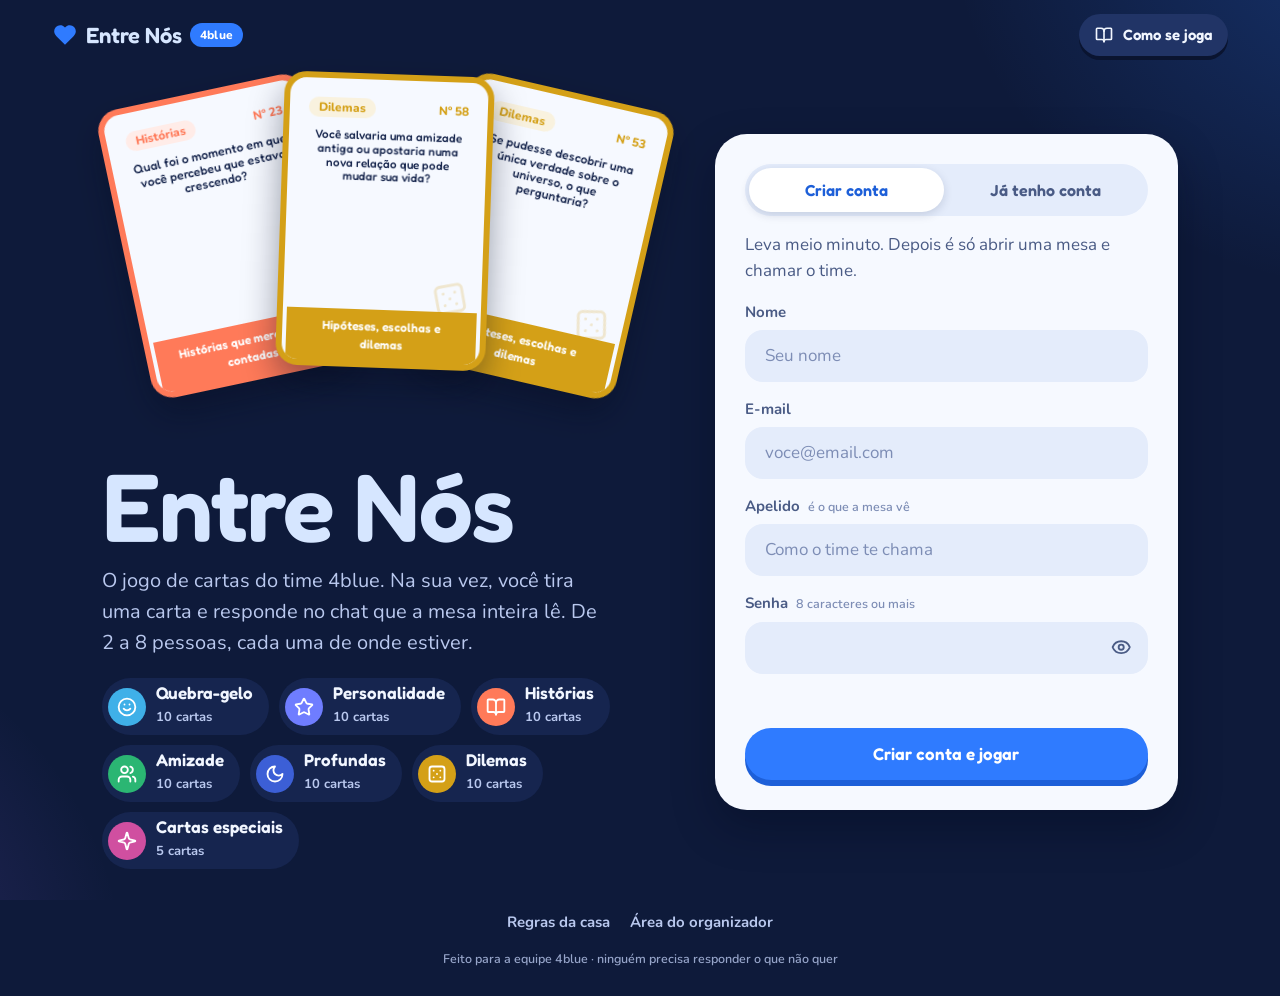
<file: index.html>
<!doctype html>
<html lang="pt-BR" class="sem-js">
<head>
<meta charset="utf-8">
<meta name="viewport" content="width=device-width, initial-scale=1, viewport-fit=cover">
<title>Entre Nós · 4blue</title>
<meta name="description" content="O jogo de cartas da equipe 4blue: perguntas para se conhecer melhor, online, de 2 a 8 pessoas.">
<meta name="theme-color" content="#0e1a3a">
<link rel="icon" href="data:image/svg+xml,%3Csvg xmlns='http://www.w3.org/2000/svg' viewBox='0 0 24 24'%3E%3Cpath fill='%232f7bff' d='M19 14c1.49-1.46 3-3.21 3-5.5A5.5 5.5 0 0 0 16.5 3c-1.76 0-3 .5-4.5 2-1.5-1.5-2.74-2-4.5-2A5.5 5.5 0 0 0 2 8.5c0 2.3 1.5 4.05 3 5.5l7 7Z'/%3E%3C/svg%3E">
<link rel="preconnect" href="https://fonts.googleapis.com">
<link rel="preconnect" href="https://fonts.gstatic.com" crossorigin>
<link href="https://fonts.googleapis.com/css2?family=Fredoka:wght@500;600&family=Nunito:wght@400;600;700;800&display=swap" rel="stylesheet">
<link rel="stylesheet" href="css/app.css">
</head>
<body class="pg-entrada">
<header class="topo">
  <a class="logo" href="./"><i data-ico="coracao"></i>Entre Nós <span class="selo-4blue">4blue</span></a>
  <button class="btn btn-fantasma btn-peq" type="button" data-regras><i data-ico="livro"></i>Como se joga</button>
</header>

<main class="entrada-grade">
  <section class="boas-vindas" aria-labelledby="titulo">
    <button class="capa" type="button" id="capa" aria-label="Tirar outras cartas de amostra"></button>
    <h1 id="titulo">Entre Nós</h1>
    <p class="apoio">O jogo de cartas do time 4blue. Na sua vez, você tira uma carta e responde no chat que a mesa inteira lê. De 2 a 8 pessoas, cada uma de onde estiver.</p>
    <ul class="chips-baralho" id="chips-baralho" aria-label="Os sete maços do baralho"></ul>
  </section>

  <section class="painel conta" aria-label="Sua conta">
    <div class="abas" role="tablist" aria-label="Entrar ou criar conta">
      <button type="button" role="tab" id="aba-cadastro" aria-controls="f-cadastro" aria-selected="true">Criar conta</button>
      <button type="button" role="tab" id="aba-login" aria-controls="f-login" aria-selected="false" tabindex="-1">Já tenho conta</button>
    </div>

    <form id="f-cadastro" role="tabpanel" aria-labelledby="aba-cadastro" novalidate>
      <p class="sub">Leva meio minuto. Depois é só abrir uma mesa e chamar o time.</p>
      <label class="campo"><span>Nome</span>
        <input name="nome" autocomplete="name" maxlength="60" required placeholder="Seu nome">
      </label>
      <label class="campo"><span>E-mail</span>
        <input name="email" type="email" autocomplete="email" inputmode="email" maxlength="120" required placeholder="voce@email.com">
      </label>
      <label class="campo"><span>Apelido <small>é o que a mesa vê</small></span>
        <input name="apelido" autocomplete="nickname" maxlength="20" required placeholder="Como o time te chama">
      </label>
      <label class="campo senha"><span>Senha <small>8 caracteres ou mais</small></span>
        <input name="senha" type="password" autocomplete="new-password" minlength="8" maxlength="100" required>
        <button type="button" class="ver-senha" aria-label="Mostrar senha" aria-pressed="false"><i data-ico="olho"></i></button>
      </label>
      <p class="aviso-erro" id="erro-cadastro" role="alert"></p>
      <button class="btn" type="submit">Criar conta e jogar</button>
    </form>

    <form id="f-login" role="tabpanel" aria-labelledby="aba-login" novalidate hidden>
      <p class="sub">Que bom que você voltou. Sua mesa está te esperando.</p>
      <label class="campo"><span>E-mail</span>
        <input name="email" type="email" autocomplete="email" inputmode="email" maxlength="120" required>
      </label>
      <label class="campo senha"><span>Senha</span>
        <input name="senha" type="password" autocomplete="current-password" maxlength="100" required>
        <button type="button" class="ver-senha" aria-label="Mostrar senha" aria-pressed="false"><i data-ico="olho"></i></button>
      </label>
      <p class="aviso-erro" id="erro-login" role="alert"></p>
      <button class="btn" type="submit">Entrar</button>
    </form>
  </section>
</main>

<footer class="rodape-mini">
  <button type="button" data-regras>Regras da casa</button>
  <a href="admin.html">Área do organizador</a>
  <small>Feito para a equipe 4blue · ninguém precisa responder o que não quer</small>
</footer>

<script src="js/config.js"></script>
<script src="js/cartas.js"></script>
<script src="js/logica.js"></script>
<script src="js/servico.js"></script>
<script src="js/api.js"></script>
<script src="js/comum.js"></script>
<script src="js/tema.js"></script>
<script src="js/entrada.js"></script>
</body>
</html>
</file>
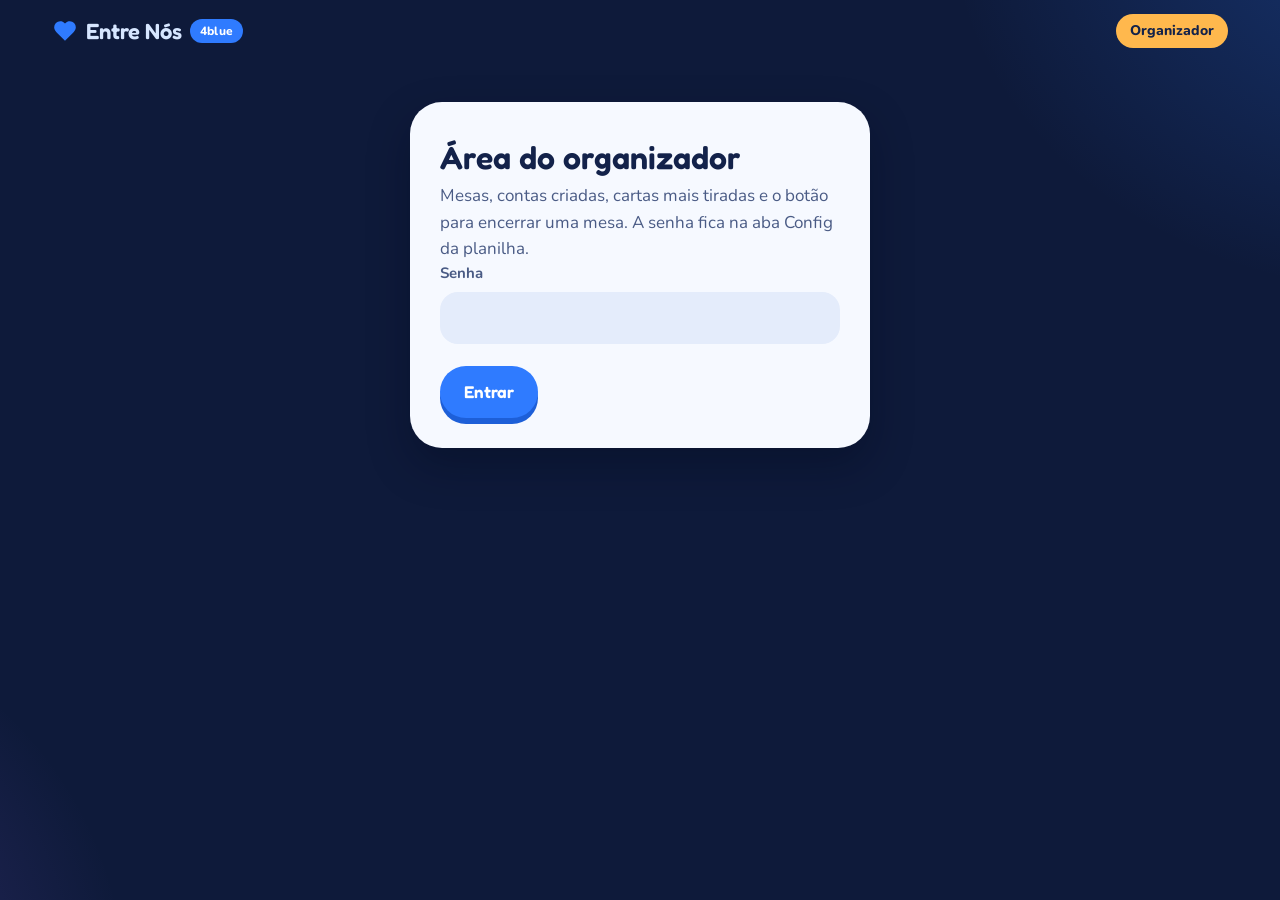
<file: admin.html>
<!doctype html>
<html lang="pt-BR" class="sem-js">
<head>
<meta charset="utf-8">
<meta name="viewport" content="width=device-width, initial-scale=1">
<title>Organizador · Entre Nós 4blue</title>
<meta name="robots" content="noindex">
<meta name="theme-color" content="#0e1a3a">
<link rel="icon" href="data:image/svg+xml,%3Csvg xmlns='http://www.w3.org/2000/svg' viewBox='0 0 24 24'%3E%3Cpath fill='%232f7bff' d='M19 14c1.49-1.46 3-3.21 3-5.5A5.5 5.5 0 0 0 16.5 3c-1.76 0-3 .5-4.5 2-1.5-1.5-2.74-2-4.5-2A5.5 5.5 0 0 0 2 8.5c0 2.3 1.5 4.05 3 5.5l7 7Z'/%3E%3C/svg%3E">
<link rel="preconnect" href="https://fonts.googleapis.com">
<link rel="preconnect" href="https://fonts.gstatic.com" crossorigin>
<link href="https://fonts.googleapis.com/css2?family=Fredoka:wght@500;600&family=Nunito:wght@400;600;700;800&display=swap" rel="stylesheet">
<link rel="stylesheet" href="css/app.css">
</head>
<body class="pg-admin">
<header class="topo">
  <a class="logo" href="./"><i data-ico="coracao"></i>Entre Nós <span class="selo-4blue">4blue</span></a>
  <span class="selo-admin">Organizador</span>
</header>
<main class="admin">
  <form class="painel login-admin" id="f-login">
    <h1>Área do organizador</h1>
    <p>Mesas, contas criadas, cartas mais tiradas e o botão para encerrar uma mesa. A senha fica na aba Config da planilha.</p>
    <label class="campo"><span>Senha</span><input type="password" name="senha" autocomplete="current-password" required></label>
    <p class="aviso-erro" id="erro-login" role="alert"></p>
    <div><button class="btn" type="submit">Entrar</button></div>
  </form>

  <div id="painel" hidden>
    <div class="admin-cab">
      <h1>Painel do jogo</h1>
      <div><button class="btn btn-fantasma btn-peq" type="button" id="b-atualizar">Atualizar</button> <button class="btn btn-fantasma btn-peq" type="button" id="b-sair">Sair</button></div>
    </div>
    <div class="numeros" id="numeros"></div>
    <h2>Mesas</h2>
    <div class="tabela-wrap"><table>
      <thead><tr><th>Mesa</th><th>Situação</th><th>Lugares</th><th>Tom</th><th>Quem está</th><th>Cartas</th><th>Mensagens</th><th>Último movimento</th><th></th></tr></thead>
      <tbody id="salas"></tbody>
    </table></div>
    <h2>Contas</h2>
    <div class="tabela-wrap"><table>
      <thead><tr><th>Apelido</th><th>Nome</th><th>E-mail</th><th>Criada</th><th>Último acesso</th></tr></thead>
      <tbody id="contas"></tbody>
    </table></div>
    <h2>Cartas mais tiradas</h2>
    <ul class="ranking" id="ranking"></ul>
  </div>
</main>
<script src="js/config.js"></script>
<script src="js/cartas.js"></script>
<script src="js/logica.js"></script>
<script src="js/servico.js"></script>
<script src="js/api.js"></script>
<script src="js/comum.js"></script>
<script src="js/tema.js"></script>
<script src="js/admin.js"></script>
</body>
</html>
</file>
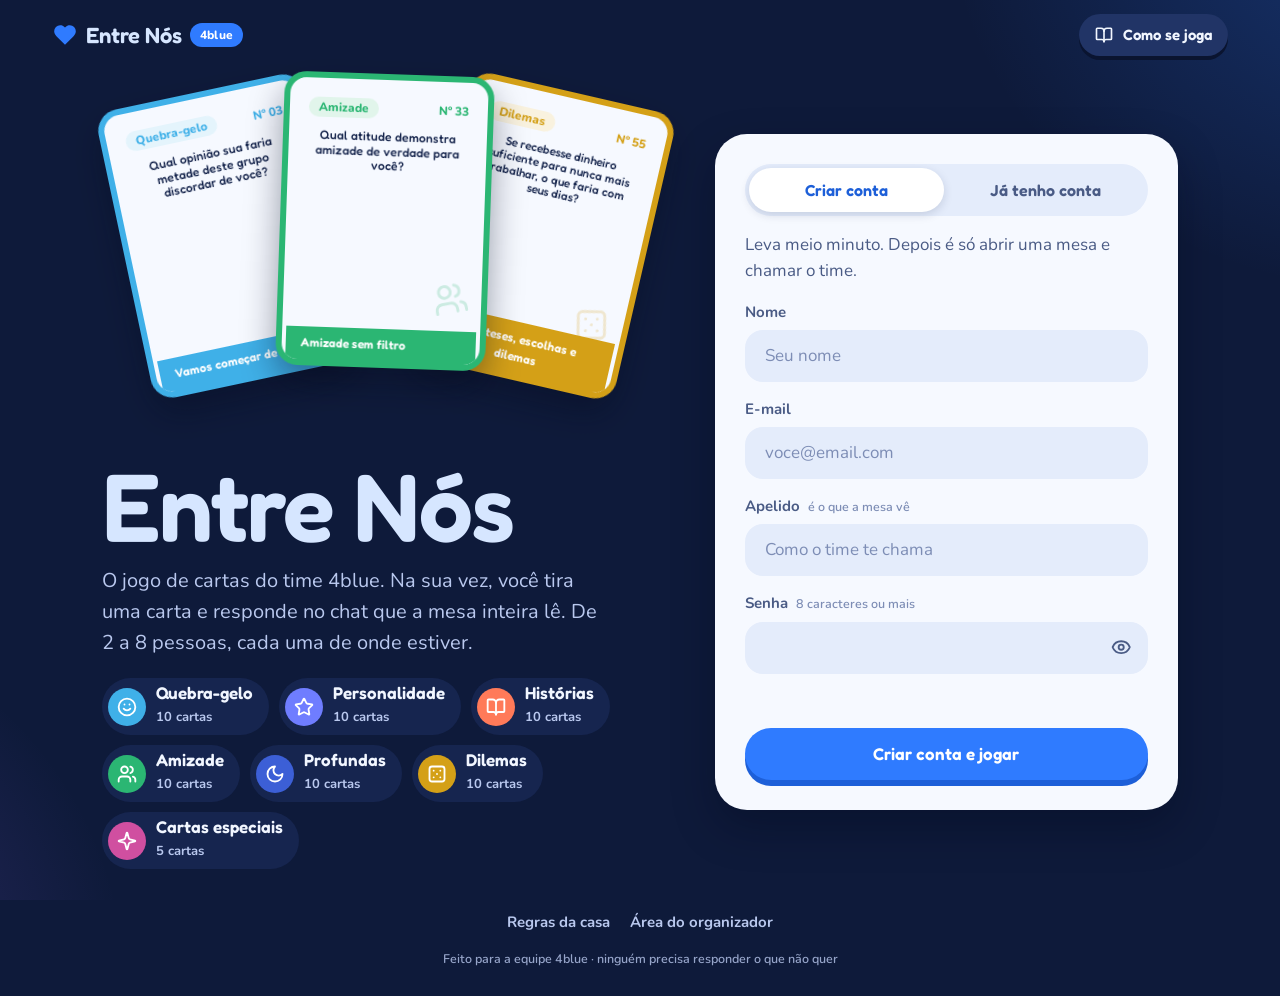
<file: jogo.html>
<!doctype html>
<html lang="pt-BR" class="sem-js">
<head>
<meta charset="utf-8">
<meta name="viewport" content="width=device-width, initial-scale=1, viewport-fit=cover, interactive-widget=resizes-content">
<title>Mesa · Entre Nós 4blue</title>
<meta name="robots" content="noindex">
<meta name="theme-color" content="#0e1a3a">
<link rel="icon" href="data:image/svg+xml,%3Csvg xmlns='http://www.w3.org/2000/svg' viewBox='0 0 24 24'%3E%3Cpath fill='%232f7bff' d='M19 14c1.49-1.46 3-3.21 3-5.5A5.5 5.5 0 0 0 16.5 3c-1.76 0-3 .5-4.5 2-1.5-1.5-2.74-2-4.5-2A5.5 5.5 0 0 0 2 8.5c0 2.3 1.5 4.05 3 5.5l7 7Z'/%3E%3C/svg%3E">
<link rel="preconnect" href="https://fonts.googleapis.com">
<link rel="preconnect" href="https://fonts.gstatic.com" crossorigin>
<link href="https://fonts.googleapis.com/css2?family=Fredoka:wght@500;600&family=Nunito:wght@400;600;700;800&display=swap" rel="stylesheet">
<link rel="stylesheet" href="css/app.css">
</head>
<body>
<div class="pagina-mesa">
  <header class="barra">
    <a class="marca" href="salao.html" aria-label="Voltar ao salão"><i data-ico="voltar"></i><span>Entre Nós</span></a>
    <span id="info-sala" class="codigo-sala" hidden></span>
    <div class="acoes" id="acoes-barra" hidden>
      <button class="btn btn-fantasma btn-peq" type="button" id="b-musica" aria-pressed="true" aria-label="Música"></button>
      <button class="btn btn-fantasma btn-peq" type="button" data-regras aria-label="Como se joga">%%livro%%<span>Regras</span></button>
      <button class="btn btn-fantasma btn-peq" type="button" id="b-convidar" aria-label="Convidar">%%chamar%%<span>Convidar</span></button>
      <button class="btn btn-fantasma btn-peq" type="button" id="b-sair" aria-label="Sair da mesa">%%sair%%<span>Sair</span></button>
    </div>
  </header>
  <div class="demo-aviso" id="demo-aviso" hidden>Modo demonstração: a mesa existe só neste navegador. Cada aba é uma pessoa.</div>

  <main class="mesa" id="mesa">
    <section class="palco" id="palco" aria-live="polite">
      <p class="status">Abrindo a mesa...</p>
    </section>
    <aside class="chat" id="chat" aria-labelledby="t-chat" hidden>
      <div class="cab-chat"><span id="t-chat">Conversa da mesa</span><small id="chat-quem"></small></div>
      <div class="mensagens" id="mensagens" role="log" aria-live="polite" aria-label="Mensagens da mesa"></div>
      <div class="reacoes" id="reacoes" role="group" aria-label="Reações rápidas">
        <button type="button" data-rea="coracao" aria-label="Mandar amor">%%coracao%%</button>
        <button type="button" data-rea="estrela" aria-label="Achei incrível">%%estrela%%</button>
        <button type="button" data-rea="risada" aria-label="Rir">%%risada%%</button>
        <button type="button" data-rea="uau" aria-label="Fiquei de boca aberta">%%uau%%</button>
      </div>
      <form class="compor" id="compor">
        <label class="oculto" for="texto">Mensagem</label>
        <textarea id="texto" rows="1" maxlength="300" placeholder="Escreva para a mesa"></textarea>
        <button class="btn" type="submit" aria-label="Enviar mensagem">%%enviar%%</button>
      </form>
      <p class="contador" id="contador" aria-hidden="true"></p>
    </aside>
  </main>
</div>

<script src="js/config.js"></script>
<script src="js/cartas.js"></script>
<script src="js/logica.js"></script>
<script src="js/servico.js"></script>
<script src="js/api.js"></script>
<script src="js/comum.js"></script>
<script src="js/tema.js"></script>
<script src="js/musicas.js"></script>
<script src="js/musica.js"></script>
<script src="js/jogo.js"></script>
</body>
</html>
</file>
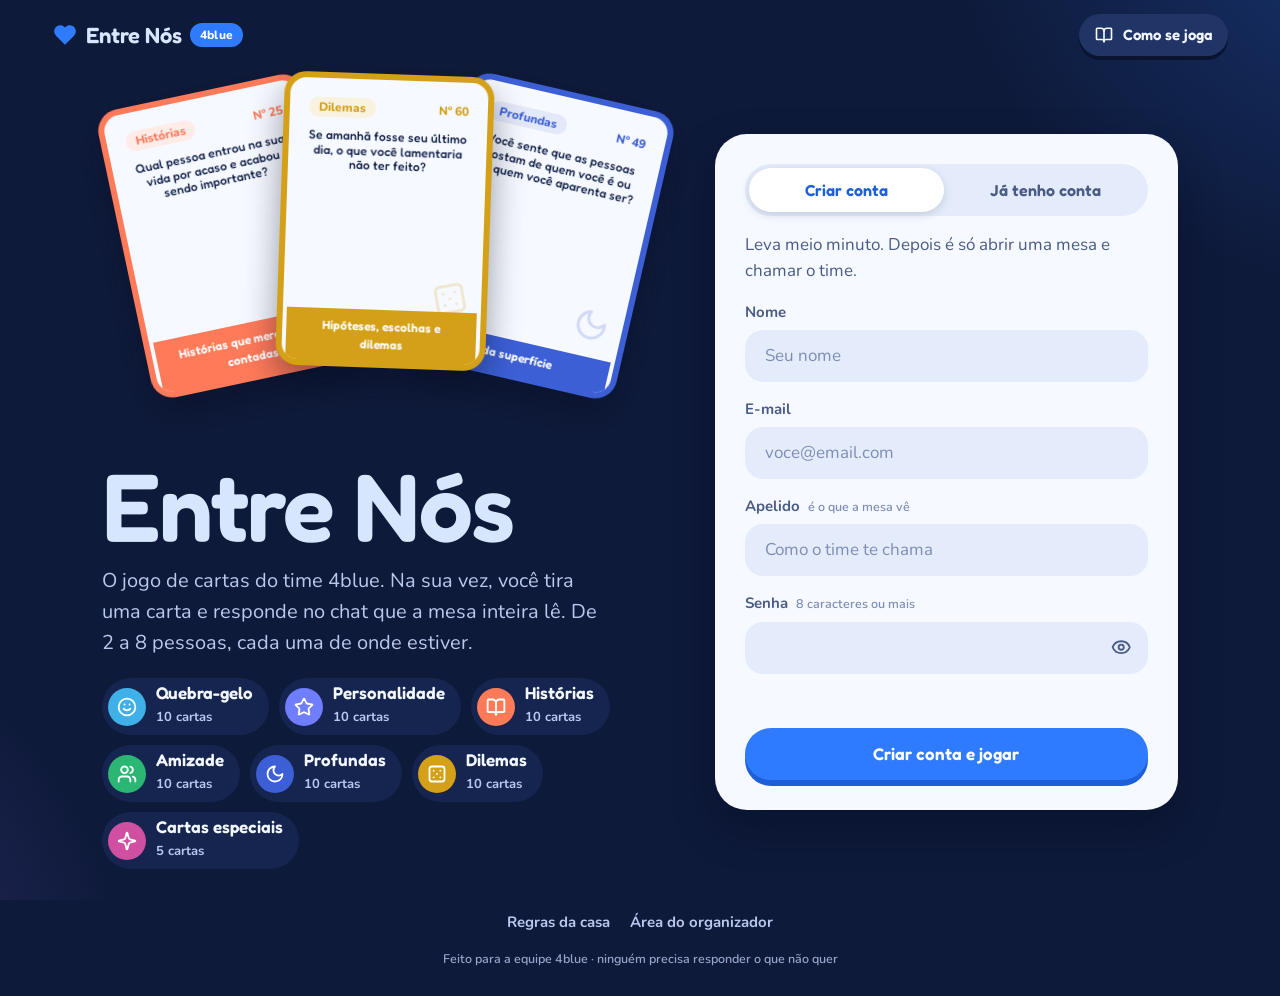
<file: salao.html>
<!doctype html>
<html lang="pt-BR" class="sem-js">
<head>
<meta charset="utf-8">
<meta name="viewport" content="width=device-width, initial-scale=1, viewport-fit=cover">
<title>Salão · Entre Nós 4blue</title>
<meta name="robots" content="noindex">
<meta name="theme-color" content="#0e1a3a">
<link rel="icon" href="data:image/svg+xml,%3Csvg xmlns='http://www.w3.org/2000/svg' viewBox='0 0 24 24'%3E%3Cpath fill='%232f7bff' d='M19 14c1.49-1.46 3-3.21 3-5.5A5.5 5.5 0 0 0 16.5 3c-1.76 0-3 .5-4.5 2-1.5-1.5-2.74-2-4.5-2A5.5 5.5 0 0 0 2 8.5c0 2.3 1.5 4.05 3 5.5l7 7Z'/%3E%3C/svg%3E">
<link rel="preconnect" href="https://fonts.googleapis.com">
<link rel="preconnect" href="https://fonts.gstatic.com" crossorigin>
<link href="https://fonts.googleapis.com/css2?family=Fredoka:wght@500;600&family=Nunito:wght@400;600;700;800&display=swap" rel="stylesheet">
<link rel="stylesheet" href="css/app.css">
</head>
<body class="pg-salao">
<header class="topo">
  <a class="logo" href="salao.html"><i data-ico="coracao"></i>Entre Nós <span class="selo-4blue">4blue</span></a>
  <div class="topo-acoes">
    <button class="btn btn-fantasma btn-peq" type="button" data-regras aria-label="Como se joga"><i data-ico="livro"></i><span class="some-celular">Regras</span></button>
    <button class="eu-chip" type="button" id="b-eu" aria-label="Sua conta"></button>
  </div>
</header>
<div class="demo-aviso" id="demo-aviso" hidden>Modo demonstração: contas e mesas existem só neste navegador. Cada aba é uma pessoa.</div>

<main class="salao">
  <section class="convites" id="convites" aria-live="polite" hidden></section>

  <section class="painel nova-mesa" aria-labelledby="t-nova">
    <h1 id="t-nova">Abrir uma mesa</h1>
    <p class="sub">Escolha o tom e chame o time. Só entra quem receber o convite.</p>
    <form id="f-mesa" novalidate>
      <fieldset class="baralhos" hidden>
        <legend>Qual baralho?</legend>
        <div class="baralhos-grade" id="baralhos"></div>
      </fieldset>
      <fieldset class="escolha" id="tons"><legend>Tom</legend></fieldset>
      <fieldset class="escolha">
        <legend>Lugares</legend>
        <label><input type="radio" name="cap" value="2"><span>2</span></label>
        <label><input type="radio" name="cap" value="4" checked><span>4</span></label>
        <label><input type="radio" name="cap" value="6"><span>6</span></label>
        <label><input type="radio" name="cap" value="8"><span>8</span></label>
      </fieldset>
      <div class="chamar-ja" id="chamar-ja" hidden></div>
      <p class="aviso-erro" id="erro-mesa" role="alert"></p>
      <button class="btn btn-grande" type="submit" id="b-abrir">%%jogar%%<span>Abrir a mesa</span></button>
    </form>
  </section>

  <aside class="lado">
    <section class="bloco" id="minhas" hidden aria-labelledby="t-minhas">
      <h2 id="t-minhas">Suas mesas abertas</h2>
      <ul class="lista-mesas" id="lista-minhas"></ul>
    </section>
    <section class="bloco" aria-labelledby="t-online">
      <h2 id="t-online">Online agora <small id="n-online"></small></h2>
      <p class="dica">Toque em quem você quer chamar. O convite vai junto quando a mesa abrir.</p>
      <ul class="gente" id="online"><li class="vazio">Procurando quem está por aqui...</li></ul>
    </section>
  </aside>
</main>

<script src="js/config.js"></script>
<script src="js/cartas.js"></script>
<script src="js/logica.js"></script>
<script src="js/servico.js"></script>
<script src="js/api.js"></script>
<script src="js/comum.js"></script>
<script src="js/tema.js"></script>
<script src="js/salao.js"></script>
</body>
</html>
</file>
<file: css/app.css>
/* Entre Nós 4blue — visual fofo em azul, arredondado e pensado primeiro para o celular (todas as telas) */
:root {
  --bg: #0e1a3a;
  --bg-2: #16254f;
  --bg-3: #213466;
  --ink: #f1f6ff;
  --muted: #b9c8ee;
  --rosa: #2f7bff;
  --rosa-2: #5c97ff;
  --rosa-claro: #d6e6ff;
  --cereja: #1d5fd8;
  --lilas: #8a6bff;
  --menta: #14a88e;
  --mel: #ffb84d;
  --creme: #f6f9ff;
  --creme-2: #e4ecfb;
  --tinta: #13224a;
  --tinta-2: #4a5b85;
  --erro: #ffc4b5;

  --display: 'Fredoka', 'Nunito', system-ui, sans-serif;
  --text: 'Nunito', system-ui, sans-serif;
  --r-xl: 32px;
  --r-lg: 24px;
  --r: 18px;
  --r-sm: 12px;
  --mola: cubic-bezier(.34, 1.56, .64, 1);
  --ease: cubic-bezier(.2, .7, .2, 1);
  --m: 16px;
  color-scheme: dark;
}
@media (min-width: 720px) { :root { --m: 32px; } }

*, *::before, *::after { box-sizing: border-box; }
[hidden] { display: none !important; }
html { -webkit-text-size-adjust: 100%; -webkit-tap-highlight-color: transparent; }
body {
  margin: 0; min-height: 100dvh; color: var(--ink); font-family: var(--text); font-size: 1.0625rem; line-height: 1.55;
  background-color: var(--bg);
  background-image:
    radial-gradient(60vmax 50vmax at 110% -10%, rgba(47, 123, 255, .28), transparent 60%),
    radial-gradient(50vmax 50vmax at -20% 110%, rgba(155, 107, 255, .25), transparent 60%);
  background-attachment: fixed;
  -webkit-font-smoothing: antialiased;
}
img, svg { display: block; max-width: 100%; }
a { color: inherit; }
button, input, textarea { font: inherit; color: inherit; }
button { cursor: pointer; }
:focus-visible { outline: 3px solid var(--mel); outline-offset: 3px; border-radius: 8px; }
::selection { background: var(--rosa); color: #fff; }
.oculto { position: absolute !important; width: 1px; height: 1px; overflow: hidden; clip: rect(0 0 0 0); white-space: nowrap; }
.ico { width: 1.2em; height: 1.2em; fill: none; stroke: currentColor; stroke-width: 2.2; stroke-linecap: round; stroke-linejoin: round; flex: none; }

/* ---------- céu de símbolos ---------- */
.ceu { position: fixed; inset: 0; pointer-events: none; z-index: 0; overflow: hidden; }
.ceu span { position: absolute; bottom: -60px; width: var(--t, 22px); height: var(--t, 22px); color: var(--c, var(--rosa)); opacity: .22; animation: sobe var(--dur, 18s) linear infinite; animation-delay: var(--atraso, 0s); }
.ceu svg { width: 100%; height: 100%; fill: currentColor; }
@keyframes sobe {
  0% { transform: translate(0, 0) rotate(0); }
  50% { transform: translate(var(--x, 30px), -55vh) rotate(18deg); }
  100% { transform: translate(0, -115vh) rotate(-12deg); }
}
main, header, footer, .pagina-mesa { position: relative; z-index: 1; }

/* ---------- botões ---------- */
.btn {
  display: inline-flex; align-items: center; justify-content: center; gap: 10px;
  min-height: 52px; padding: 0 24px; border: 0; border-radius: 999px;
  background: var(--rosa); color: #fff; font-family: var(--display); font-weight: 600; font-size: 1.0625rem; text-decoration: none;
  box-shadow: 0 6px 0 var(--cereja);
  transition: transform .2s var(--mola), box-shadow .2s var(--ease), background .2s;
}
.btn:hover { background: var(--rosa-2); transform: translateY(-2px); box-shadow: 0 8px 0 var(--cereja); }
.btn:active { transform: translateY(4px); box-shadow: 0 2px 0 var(--cereja); }
.btn[disabled] { opacity: .5; cursor: not-allowed; transform: none; }
.btn-ocre { background: var(--mel); color: var(--tinta); box-shadow: 0 6px 0 #d18a1c; }
.btn-ocre:hover { background: #ffc66d; box-shadow: 0 8px 0 #d18a1c; }
.btn-ocre:active { box-shadow: 0 2px 0 #d18a1c; }
.btn-fantasma { background: var(--bg-3); color: var(--ink); box-shadow: 0 5px 0 #0a1430; }
.btn-fantasma:hover { background: #2b4280; box-shadow: 0 7px 0 #0a1430; }
.btn-fantasma:active { box-shadow: 0 1px 0 #0a1430; }
.btn-claro { background: var(--creme); color: var(--tinta); box-shadow: 0 6px 0 #b9c9ea; }
.btn-claro:hover { background: #fff; box-shadow: 0 8px 0 #b9c9ea; }
.btn-peq { min-height: 42px; padding: 0 16px; font-size: .9375rem; box-shadow: 0 4px 0 #0a1430; }
.btn-peq.btn:not(.btn-fantasma) { box-shadow: 0 4px 0 var(--cereja); }

/* ---------- campos ---------- */
.campo { display: grid; gap: 6px; }
.campo > span, .escolha legend { font-weight: 700; font-size: .9375rem; color: var(--tinta-2); }
.campo input {
  min-height: 52px; padding: 0 18px; border: 2px solid transparent; border-radius: var(--r);
  background: var(--creme-2); color: var(--tinta); font-size: 1.0625rem; transition: border-color .2s, background .2s;
}
.campo input:focus { outline: none; border-color: var(--rosa); background: #fff; }
.campo input::placeholder { color: #7d8db5; }
.escolha { display: flex; flex-wrap: wrap; gap: 8px; border: 0; padding: 0; margin: 0; }
.escolha legend { padding: 0; margin-bottom: 8px; }
.escolha label { position: relative; }
.escolha input { position: absolute; opacity: 0; inset: 0; margin: 0; cursor: pointer; }
.escolha span {
  display: inline-flex; align-items: center; gap: 6px; justify-content: center; min-width: 52px; min-height: 46px; padding: 0 16px;
  border-radius: 999px; background: var(--creme-2); color: var(--tinta); font-weight: 700;
  transition: background .2s, color .2s, transform .25s var(--mola);
}
.escolha span .ico { width: 1em; height: 1em; color: var(--cereja); }
.escolha input:checked + span { background: var(--rosa); color: #fff; transform: scale(1.06); }
.escolha input:checked + span .ico { color: #fff; }
.escolha input:focus-visible + span { outline: 3px solid var(--mel); outline-offset: 2px; }
.aviso-erro { min-height: 1.5em; margin: 0; color: var(--cereja); font-size: .9375rem; font-weight: 700; }

/* =========================================================
   A CARTA
   ========================================================= */
.carta { --cat: #2f7bff; position: relative; aspect-ratio: 5 / 7; width: 100%; perspective: 1400px; }
.carta .giro { position: absolute; inset: 0; transform-style: preserve-3d; transition: transform .9s var(--mola); }
.carta.virada .giro { transform: rotateY(180deg) scale(.96); }
.carta .face, .carta .verso { position: absolute; inset: 0; backface-visibility: hidden; -webkit-backface-visibility: hidden; overflow: hidden; border-radius: 22px; box-shadow: 0 16px 34px rgba(4, 10, 30, .4); }
.carta .face { background: var(--creme); color: var(--tinta); display: flex; flex-direction: column; padding: 9% 9% 0; container-type: inline-size; border: 6px solid var(--cat); }
.carta .verso { transform: rotateY(180deg); }
.carta.so-frente .giro { transform: none; }
.carta .face .cab { display: flex; justify-content: space-between; align-items: center; gap: 8px; font-size: max(12px, 4.4cqi); font-weight: 800; color: var(--cat); line-height: 1.2; }
.carta .face .cab span:first-child { padding: 3px 10px; border-radius: 999px; background: color-mix(in srgb, var(--cat) 14%, white); }
.carta .face .titulo { margin: 7% 0 0; font-family: var(--display); font-weight: 600; font-size: 9.5cqi; line-height: 1; color: var(--cat); }
.carta .face .perg { margin: 7% 0 0; font-family: var(--display); font-weight: 500; font-size: 8.6cqi; line-height: 1.16; }
.carta .face .perg.longa { font-size: 7.3cqi; }
.carta .face .perg.instrucao { font-family: var(--text); font-weight: 600; font-size: 5.8cqi; line-height: 1.42; }
.carta .face .todos { align-self: flex-start; margin-top: 5%; padding: 4px 12px; border-radius: 999px; background: var(--cat); color: #fff; font-size: max(12px, 4.2cqi); font-weight: 800; }
.carta .face .simbolo { position: absolute; right: 7%; bottom: 17%; width: 22cqi; height: 22cqi; color: var(--cat); opacity: .2; transform: rotate(-12deg); }
.carta .face .simbolo svg { width: 100%; height: 100%; fill: none; stroke: currentColor; stroke-width: 2; stroke-linecap: round; stroke-linejoin: round; }
.carta .face .pe { margin: auto -9% 0; padding: 4.5% 9%; background: var(--cat); color: #fff; display: flex; justify-content: space-between; align-items: center; font-family: var(--display); font-weight: 600; font-size: max(12px, 4.8cqi); }
.verso-arte { width: 100%; height: 100%; }

/* =========================================================
   A MESA — no celular é um app de tela cheia: palco em cima, conversa embaixo
   ========================================================= */
.pagina-mesa { height: 100dvh; display: flex; flex-direction: column; overflow: hidden; }
.barra { display: flex; align-items: center; gap: 8px; padding: 10px var(--m); background: rgba(14, 26, 58, .92); flex: none; }
.barra .marca { display: inline-flex; align-items: center; gap: 6px; font-family: var(--display); font-weight: 600; font-size: 1.125rem; text-decoration: none; margin-right: auto; }
.codigo-sala { padding: 6px 12px; border-radius: 999px; background: var(--bg-3); font-family: var(--display); font-weight: 600; letter-spacing: .08em; font-size: .9375rem; }
.barra .acoes { display: flex; gap: 6px; }
.barra .acoes .btn { width: 42px; min-height: 42px; padding: 0; }
.barra .acoes .btn span { display: none; }
.demo-aviso { margin: 0 var(--m) 6px; padding: 8px 14px; border-radius: var(--r); background: var(--mel); color: var(--tinta); font-size: .8125rem; font-weight: 700; line-height: 1.35; flex: none; }

.mesa { flex: 1; min-height: 0; display: flex; flex-direction: column; }
.palco { flex: 0 1 auto; max-height: 62%; overflow-y: auto; overscroll-behavior: contain; display: flex; flex-direction: column; gap: 12px; padding: 8px var(--m) 14px; }
.mesa:has(.chat[hidden]) .palco { max-height: none; flex: 1; }

.lugares { display: flex; gap: 8px; list-style: none; margin: 0 calc(var(--m) * -1); padding: 2px var(--m) 4px; overflow-x: auto; scrollbar-width: none; flex: none; }
.lugares::-webkit-scrollbar { display: none; }
.lugar { display: flex; align-items: center; gap: 8px; padding: 4px 12px 4px 4px; border-radius: 999px; background: var(--bg-2); font-size: .875rem; font-weight: 700; white-space: nowrap; flex: none; transition: background .3s, transform .3s var(--mola); }
.lugar .ini { width: 30px; height: 30px; border-radius: 50%; display: grid; place-items: center; background: var(--c, var(--rosa)); color: var(--tinta); font-weight: 800; font-size: .875rem; position: relative; }
.lugar .ini::after { content: ''; position: absolute; right: -2px; bottom: -2px; width: 10px; height: 10px; border-radius: 50%; background: #9a8a96; box-shadow: 0 0 0 2px var(--bg-2); }
.lugar.on .ini::after { background: #6ee7a8; }
.lugar.vez { background: var(--rosa); color: #fff; transform: scale(1.04); }
.lugar.vez .ini::after { box-shadow: 0 0 0 2px var(--rosa); }
.lugar .coroa { width: 14px; height: 14px; color: var(--mel); }
.lugar.vez .coroa { color: #fff; }
.lugar.vazio { background: transparent; box-shadow: inset 0 0 0 2px var(--bg-3); color: var(--muted); }
.lugar.vazio .ini { background: var(--bg-3); }
.lugar.vazio .ini::after { display: none; }
.lugar .tirar { border: 0; background: none; padding: 2px; opacity: .65; color: inherit; }

.status { margin: 0; font-family: var(--display); font-weight: 600; font-size: 1.5rem; line-height: 1.1; color: var(--rosa-claro); }
.status-sub { margin: -6px 0 0; color: var(--muted); font-size: .9375rem; line-height: 1.4; }

.area-carta { display: grid; place-items: center; padding: 6px 0; }
.leque { position: relative; width: min(100%, 520px); height: clamp(170px, 30dvh, 340px); }
.leque .carta-monte {
  position: absolute; left: 50%; bottom: 0; width: clamp(96px, 26vw, 170px); aspect-ratio: 5 / 7; border: 0; padding: 0; background: none;
  border-radius: 16px; overflow: hidden; box-shadow: 0 10px 22px rgba(4, 10, 30, .45); transform-origin: 50% 130%;
  transition: transform .4s var(--mola), translate .3s var(--mola), filter .2s;
}
.leque.ativo .carta-monte { animation: respira 2.6s var(--ease) infinite; animation-delay: calc(var(--i, 0) * .15s); }
@keyframes respira { 50% { translate: 0 -6px; } }
.leque.ativo .carta-monte:hover, .leque.ativo .carta-monte:focus-visible { translate: 0 -26px; filter: brightness(1.08); animation: none; outline: none; }
.leque .carta-monte.saindo { transition: transform .5s var(--ease), opacity .5s; opacity: 0; }
.leque:not(.ativo) .carta-monte { cursor: default; filter: saturate(.8); }

.carta-mao { width: max(150px, min(56vw, 300px, calc((58dvh - 200px) * 5 / 7))); }
.palco:has(.carta-mao) > .status-sub:not(:last-child) { display: none; }
.barra .marca, .codigo-sala { white-space: nowrap; }
@media (max-width: 1023px) {
  .mesa .palco { max-height: 66%; gap: 10px; }
  .palco .botoes-vez { gap: 8px; flex-wrap: nowrap; overflow-x: auto; justify-content: safe center; margin: 0 calc(var(--m) * -1); padding: 0 var(--m) 6px; scrollbar-width: none; flex: none; }
  .botoes-vez::-webkit-scrollbar { display: none; }
  .botoes-vez .btn { flex: none; }
  .demo-aviso { font-size: .75rem; padding: 6px 12px; }
  .palco .botoes-vez .btn { min-height: 40px; padding: 0 14px; font-size: .875rem; box-shadow: 0 4px 0 #0a1430; }
  .botoes-vez .btn-ocre { box-shadow: 0 4px 0 #d18a1c; }
}
@media (max-width: 420px) {
  .barra .marca { font-size: 1rem; }
  .codigo-sala { font-size: .8125rem; padding: 6px 10px; }
  .barra .acoes .btn { width: 40px; min-height: 40px; }
}
.carta-mao.entrando { animation: entra .8s var(--mola) both; }
@keyframes entra { from { transform: translateY(60px) rotate(-10deg) scale(.7); opacity: 0; } }

.botoes-vez { display: flex; flex-wrap: wrap; gap: 10px; justify-content: center; }
.botoes-vez .btn { min-height: 46px; padding: 0 18px; font-size: .9375rem; }
.palco > .status-sub:last-child { text-align: center; margin: 0; font-size: .8125rem; }
.palco > .status-sub:last-child button { font-weight: 700; }

.saguao { display: grid; gap: 16px; }
.convite-cartao { background: var(--creme); color: var(--tinta); border-radius: var(--r-xl); padding: 22px; text-align: center; }
.convite-cartao .cab { margin: 0; font-weight: 800; color: var(--tinta-2); }
.convite-cartao .codigo-grande { margin: 4px 0 14px; font-family: var(--display); font-weight: 600; font-size: clamp(2.75rem, 14vw, 4.5rem); letter-spacing: .1em; line-height: 1; color: var(--cereja); }
.convite-cartao .link { display: flex; gap: 8px; }
.convite-cartao .link input { flex: 1; min-width: 0; min-height: 46px; border: 0; border-radius: 999px; padding: 0 16px; background: var(--creme-2); color: var(--tinta); font-size: .875rem; }
.convite-cartao .link .btn { box-shadow: 0 4px 0 var(--cereja); }
.convite-cartao p { margin: 12px 0 0; color: var(--tinta-2); font-size: .9375rem; }
.saguao .lugares { flex-wrap: wrap; overflow: visible; margin: 0; padding: 0; }

.entrada { width: 100%; max-width: 520px; margin: 0 auto; background: var(--creme); color: var(--tinta); border-radius: var(--r-xl); padding: 24px 20px; display: grid; gap: 16px; }
.entrada h1 { margin: 0; font-family: var(--display); font-weight: 600; font-size: 1.75rem; line-height: 1.1; }
.entrada p { margin: 0; color: var(--tinta-2); }
.entrada .lugares { flex-wrap: wrap; overflow: visible; margin: 0; padding: 0; }
.entrada .lugar { background: var(--creme-2); color: var(--tinta); }
.entrada .lugar .ini::after { box-shadow: 0 0 0 2px var(--creme-2); }

/* conversa */
.chat { flex: 1 1 40%; min-height: 0; display: flex; flex-direction: column; background: var(--bg-2); border-radius: 26px 26px 0 0; box-shadow: 0 -10px 30px rgba(4, 10, 30, .3); }
.chat .cab-chat { display: flex; align-items: center; gap: 8px; padding: 12px 18px 4px; font-family: var(--display); font-weight: 600; font-size: 1.0625rem; }
.chat .cab-chat::before { content: ''; width: 36px; height: 5px; border-radius: 9px; background: var(--bg-3); position: absolute; left: 50%; margin-left: -18px; top: 6px; }
.chat { position: relative; }
.chat .cab-chat small { margin-left: auto; font-family: var(--text); font-size: .8125rem; color: var(--muted); }
.mensagens { flex: 1; min-height: 0; overflow-y: auto; padding: 6px 14px 10px; display: flex; flex-direction: column; gap: 10px; overscroll-behavior: contain; }
.msg { max-width: 86%; animation: bolha .45s var(--mola) both; }
@keyframes bolha { from { opacity: 0; transform: translateY(10px) scale(.92); } }
.msg .quem { font-size: .8125rem; font-weight: 800; color: var(--c, var(--rosa)); padding: 0 6px; }
.msg .quem time { color: var(--muted); font-weight: 600; margin-left: 6px; }
.msg .bolha { background: var(--bg-3); padding: 9px 14px; margin-top: 3px; border-radius: 20px 20px 20px 6px; overflow-wrap: anywhere; line-height: 1.42; font-size: 1rem; }
.msg.minha { align-self: flex-end; }
.msg.minha .quem { text-align: right; }
.msg.minha .bolha { background: var(--rosa); color: #fff; border-radius: 20px 20px 6px 20px; }
.msg.resp .bolha { background: var(--creme); color: var(--tinta); box-shadow: inset 0 0 0 3px var(--cat, var(--rosa)); }
.msg.minha.resp .bolha { border-radius: 20px 20px 6px 20px; }
.msg.resp .marca-resp { display: flex; align-items: center; gap: 4px; font-size: .75rem; font-weight: 800; color: var(--cat, var(--cereja)); margin-bottom: 2px; }
.msg.sis { align-self: center; text-align: center; color: var(--muted); font-size: .8125rem; max-width: 100%; padding: 4px 12px; border-radius: 999px; background: rgba(255, 255, 255, .05); }
.msg.rea { display: inline-flex; align-items: center; gap: 6px; font-weight: 700; }
.msg.rea .ico { width: 1.1em; height: 1.1em; }
.r-coracao .ico { color: var(--rosa); } .r-fogo .ico { color: #ff8a3d; } .r-risada .ico { color: var(--mel); } .r-uau .ico { color: var(--lilas); }
.msg.mini-carta { align-self: stretch; max-width: 100%; background: var(--creme); color: var(--tinta); border-radius: 20px; padding: 12px 14px; box-shadow: inset 6px 0 0 var(--cat); }
.msg.mini-carta .quem { color: var(--tinta-2); padding: 0; }
.msg.mini-carta q { display: block; quotes: none; font-family: var(--display); font-weight: 500; font-size: 1.0625rem; line-height: 1.3; margin-top: 4px; }

.reacoes { display: flex; gap: 8px; padding: 6px 14px 0; flex: none; }
.reacoes button { width: 44px; height: 40px; border: 0; border-radius: 999px; display: grid; place-items: center; background: var(--bg-3); transition: transform .25s var(--mola), background .2s; }
.reacoes button:hover { background: #2b4280; transform: translateY(-2px); }
.reacoes button:active { transform: scale(.9); }
.reacoes button svg { width: 22px; height: 22px; }
.reacoes [data-rea="coracao"] { color: var(--rosa); } .reacoes [data-rea="fogo"] { color: #ff8a3d; }
.reacoes [data-rea="risada"] { color: var(--mel); } .reacoes [data-rea="uau"] { color: var(--lilas); }
.reacoes button.pulou { animation: pulo .5s var(--mola); }
@keyframes pulo { 40% { transform: scale(1.35) rotate(-10deg); } }

.compor { display: flex; gap: 8px; padding: 8px 12px calc(10px + env(safe-area-inset-bottom)); flex: none; }
.compor textarea { flex: 1; min-height: 48px; max-height: 120px; resize: none; border: 2px solid transparent; border-radius: 24px; padding: 12px 18px; line-height: 1.3; background: var(--bg); color: var(--ink); font-size: 1rem; transition: border-color .2s; }
.compor textarea:focus { outline: none; border-color: var(--rosa); }
.compor textarea::placeholder { color: #8796c0; }
.compor .btn { width: 48px; min-height: 48px; padding: 0; flex: none; box-shadow: 0 4px 0 var(--cereja); }
.contador { margin: -4px 0 0; padding: 0 18px 8px; font-size: .8125rem; color: var(--muted); text-align: right; flex: none; }
.contador:empty { display: none; }

.fim-mesa { text-align: center; display: grid; gap: 14px; justify-items: center; padding: 24px 0; }

.toast { position: fixed; left: 50%; top: 16px; transform: translate(-50%, -20px); opacity: 0; background: var(--creme); color: var(--tinta); padding: 12px 20px; border-radius: 999px; font-weight: 700; z-index: 120; box-shadow: 0 10px 30px rgba(0, 0, 0, .35); transition: opacity .25s, transform .35s var(--mola); pointer-events: none; max-width: calc(100vw - 32px); text-align: center; }
.toast.on { opacity: 1; transform: translate(-50%, 0); }
.toast.erro { background: var(--erro); color: #3a0a0a; }

/* estouro de símbolos */
.estouro { position: fixed; z-index: 90; pointer-events: none; width: 0; height: 0; }
.faisca { position: absolute; left: 0; top: 0; width: var(--tam); height: var(--tam); margin: calc(var(--tam) / -2); color: var(--rosa); animation: faisca 1.2s cubic-bezier(.15, .7, .3, 1) both; }
.faisca svg { width: 100%; height: 100%; fill: currentColor; }
.f-fogo { color: #ff8a3d; } .f-brilho { color: var(--mel); } .f-cereja { color: var(--cereja); } .f-risada { color: var(--mel); } .f-uau { color: var(--lilas); } .f-infinito { color: var(--menta); } .f-dado { color: var(--mel); } .f-cadeado { color: #ff8a3d; }
.f-risada svg, .f-uau svg, .f-cereja svg, .f-infinito svg, .f-dado svg, .f-cadeado svg { fill: none; stroke: currentColor; stroke-width: 2.4; stroke-linecap: round; stroke-linejoin: round; }
@keyframes faisca { 0% { transform: translate(0, 0) scale(.2); opacity: 0; } 15% { opacity: 1; } 100% { transform: translate(var(--dx), var(--dy)) rotate(var(--rot)) scale(1.1); opacity: 0; } }

/* entradas ao rolar */
.revela { opacity: 0; transform: translateY(26px) scale(.98); transition: opacity .6s var(--ease), transform .7s var(--mola); transition-delay: var(--d, 0ms); }
.revela.visto { opacity: 1; transform: none; }
.sem-js .revela { opacity: 1; transform: none; }

/* =========================================================
   PEÇAS COMUNS: topo, painel, avatar, caixa de marcar
   ========================================================= */
@keyframes aparece { from { opacity: 0; } }
@keyframes surge-mola { from { transform: scale(.8) translateY(20px); opacity: 0; } }
@keyframes sobe-folha { from { transform: translateY(100%); } }
@keyframes flutua { 50% { translate: 0 -8px; } }

.topo { display: flex; align-items: center; justify-content: space-between; gap: 12px; padding: 14px var(--m); max-width: 1240px; margin: 0 auto; }
.logo { display: inline-flex; align-items: center; gap: 8px; font-family: var(--display); font-weight: 600; font-size: 1.375rem; text-decoration: none; color: var(--rosa-claro); }
.logo .ico { width: 26px; height: 26px; color: var(--rosa); fill: var(--rosa); stroke: none; animation: quica 2.8s var(--ease) infinite; }
@keyframes quica { 0%, 60%, 100% { transform: translateY(0); } 30% { transform: translateY(-5px) rotate(-8deg); } }
.topo-acoes { display: flex; align-items: center; gap: 8px; }
@media (max-width: 599px) { .some-celular { display: none; } .topo-acoes .btn-peq { width: 42px; padding: 0; } }

.ini { width: 36px; height: 36px; border-radius: 50%; display: inline-grid; place-items: center; flex: none; background: var(--c, var(--rosa-2)); color: var(--tinta); font-family: var(--display); font-weight: 600; font-size: 1rem; }
.eu-chip { display: inline-flex; align-items: center; gap: 8px; min-height: 42px; padding: 3px 14px 3px 3px; border: 0; border-radius: 999px; background: var(--bg-3); font-weight: 800; font-size: .9375rem; transition: transform .25s var(--mola), background .2s; }
.eu-chip:hover { background: #2b4280; transform: translateY(-2px); }
@media (max-width: 599px) { .eu-chip { padding: 3px; } }

.painel { background: var(--creme); color: var(--tinta); border-radius: var(--r-xl); padding: 22px 18px; box-shadow: 0 18px 40px rgba(4, 10, 30, .35); animation: surge-mola .6s var(--mola) both; }
@media (min-width: 720px) { .painel { padding: 30px; } }
.painel h1, .painel h2 { margin: 0 0 4px; font-family: var(--display); font-weight: 600; font-size: 1.75rem; line-height: 1.1; }
.painel .sub { margin: 0 0 16px; color: var(--tinta-2); }
.painel form { display: grid; gap: 16px; }
.campo > span small { font-weight: 600; color: #7d8db5; margin-left: 4px; }
.campo.senha { position: relative; }
.campo.senha input { padding-right: 56px; }
.ver-senha { position: absolute; right: 6px; bottom: 6px; width: 40px; height: 40px; border: 0; border-radius: 50%; background: transparent; color: var(--tinta-2); display: grid; place-items: center; }
.ver-senha[aria-pressed="true"] { color: var(--rosa); }
.marcar { display: flex; align-items: center; gap: 12px; font-weight: 700; cursor: pointer; position: relative; }
.marcar input { position: absolute; opacity: 0; width: 28px; height: 28px; margin: 0; cursor: pointer; }
.marcar .caixa { width: 28px; height: 28px; border-radius: 9px; background: var(--creme-2); display: grid; place-items: center; color: transparent; transition: background .2s, transform .3s var(--mola); flex: none; }
.marcar input:checked + .caixa { background: var(--rosa); color: #fff; transform: scale(1.1); }
.marcar input:focus-visible + .caixa { outline: 3px solid var(--mel); outline-offset: 2px; }
.marcar .caixa .ico { width: 18px; height: 18px; stroke-width: 3; }
.btn-grande { width: 100%; min-height: 58px; font-size: 1.1875rem; }
.dica { margin: 0 0 12px; color: var(--muted); font-size: .9375rem; }
.bola { width: 44px; height: 44px; border-radius: 16px; display: grid; place-items: center; flex: none; background: var(--c, var(--rosa)); color: #fff; }
.bola .ico { width: 22px; height: 22px; }
.escolha span small { font-size: .75rem; font-weight: 800; opacity: .65; }

/* =========================================================
   ENTRADA: capa com cartas + criar conta / entrar
   ========================================================= */
.entrada-grade { max-width: 1140px; margin: 0 auto; padding: 4px var(--m) 24px; display: grid; gap: 20px; }
@media (min-width: 900px) { .entrada-grade { grid-template-columns: 1.1fr .9fr; align-items: center; gap: 48px; min-height: calc(100dvh - 160px); } }
.boas-vindas { text-align: center; }
@media (min-width: 900px) { .boas-vindas { text-align: left; } }
.capa { position: relative; display: block; width: 100%; height: clamp(200px, 52vw, 380px); border: 0; padding: 0; background: none; margin: 0 auto; }
.capa-carta { position: absolute; left: 50%; top: 4%; width: clamp(112px, 30vw, 210px); animation: flutua 4s var(--ease) infinite; }
.capa-carta.c0 { transform: translateX(-118%) rotate(-12deg); animation-delay: -1s; }
.capa-carta.c1 { transform: translateX(-50%) rotate(2deg); z-index: 2; top: 0; }
.capa-carta.c2 { transform: translateX(18%) rotate(13deg); animation-delay: -2.2s; }
@media (min-width: 900px) { .capa-carta.c0 { transform: translateX(-125%) rotate(-12deg); } .capa-carta.c2 { transform: translateX(25%) rotate(13deg); } }
.capa .carta .perg { font-size: 7.6cqi; }
.capa:hover .capa-carta { animation-play-state: paused; }
.boas-vindas h1 { margin: 6px 0 0; font-family: var(--display); font-weight: 600; font-size: clamp(3rem, 13vw, 6rem); line-height: .95; letter-spacing: -0.02em; color: var(--rosa-claro); }
.boas-vindas .apoio { max-width: 42ch; margin: 14px auto 0; font-size: clamp(1.0625rem, 1rem + .4vw, 1.25rem); color: var(--muted); }
@media (min-width: 900px) { .boas-vindas .apoio { margin-left: 0; } }
.chips-baralho { display: flex; flex-wrap: wrap; justify-content: center; gap: 10px; margin: 20px 0 0; padding: 0; list-style: none; }
@media (min-width: 900px) { .chips-baralho { justify-content: flex-start; } }
.chips-baralho li { display: flex; align-items: center; gap: 10px; padding: 6px 16px 6px 6px; border-radius: 999px; background: var(--bg-2); animation: surge-mola .6s var(--mola) both; animation-delay: calc(var(--i) * 90ms + 200ms); }
.chips-baralho .bola { width: 38px; height: 38px; border-radius: 50%; }
.chips-baralho .bola .ico { width: 20px; height: 20px; }
.chips-baralho b { display: block; font-family: var(--display); font-weight: 600; font-size: 1.0625rem; line-height: 1.1; }
.chips-baralho small { color: var(--muted); font-size: .8125rem; font-weight: 700; }

.abas { display: grid; grid-template-columns: 1fr 1fr; gap: 4px; padding: 4px; border-radius: 999px; background: var(--creme-2); margin-bottom: 16px; }
.abas button { min-height: 44px; border: 0; border-radius: 999px; background: transparent; font-family: var(--display); font-weight: 600; font-size: 1rem; color: var(--tinta-2); transition: background .25s, color .25s, transform .3s var(--mola); }
.abas button[aria-selected="true"] { background: #fff; color: var(--cereja); box-shadow: 0 3px 10px rgba(19, 34, 74, .15); }
.conta form .sub { margin: 0; }
.aviso-convite { display: flex; align-items: center; gap: 10px; margin: 0 0 14px; padding: 10px 14px; border-radius: var(--r); background: var(--rosa-claro); color: var(--cereja); font-weight: 800; font-size: .9375rem; line-height: 1.3; }
.rodape-mini { display: flex; flex-wrap: wrap; justify-content: center; align-items: center; gap: 8px 20px; padding: 12px var(--m) 28px; font-weight: 700; font-size: .9375rem; }
.rodape-mini button, .rodape-mini a { border: 0; background: none; padding: 6px 0; color: var(--muted); text-decoration: none; }
.rodape-mini button:hover, .rodape-mini a:hover { color: var(--ink); }
.rodape-mini small { flex-basis: 100%; text-align: center; color: var(--muted); font-weight: 600; opacity: .8; }

/* =========================================================
   SALÃO: abrir mesa, convites, online
   ========================================================= */
.salao { max-width: 1180px; margin: 0 auto; padding: 4px var(--m) 40px; display: grid; gap: 18px; }
@media (min-width: 960px) { .salao { grid-template-columns: 1.5fr 1fr; align-items: start; } .salao .convites { grid-column: 1 / -1; } }
.convites { display: grid; gap: 10px; }
.convite { display: grid; grid-template-columns: auto 1fr; gap: 12px; align-items: center; padding: 14px; border-radius: var(--r-lg); background: var(--creme); color: var(--tinta); box-shadow: inset 0 0 0 3px var(--c), 0 14px 30px rgba(4, 10, 30, .3); }
.convite.novo { animation: surge-mola .6s var(--mola) both; }
.convite.novo .bola { animation: pulo .6s var(--mola) .3s 2; }
.convite.saindo { opacity: 0; transform: scale(.95); transition: opacity .3s, transform .3s; }
.convite .txt b { display: block; font-family: var(--display); font-weight: 600; font-size: 1.125rem; line-height: 1.2; }
.convite .txt small { color: var(--tinta-2); font-weight: 700; }
.convite .acoes { grid-column: 1 / -1; display: flex; gap: 8px; }
.convite .acoes .btn { flex: 1; }
@media (min-width: 720px) { .convite { grid-template-columns: auto 1fr auto; } .convite .acoes { grid-column: auto; } .convite .acoes .btn { flex: none; } }

.baralhos { border: 0; padding: 0; margin: 0; }
.baralhos legend, .escolha legend { padding: 0; margin-bottom: 8px; font-weight: 800; font-size: .9375rem; color: var(--tinta-2); }
.baralhos-grade { display: grid; gap: 10px; }
@media (min-width: 640px) { .baralhos-grade { grid-template-columns: repeat(3, 1fr); } }
.baralho-op { position: relative; display: grid; grid-template-columns: 64px 1fr; gap: 14px; align-items: center; padding: 12px; border-radius: var(--r-lg); background: var(--creme-2); cursor: pointer; transition: background .25s, box-shadow .25s, transform .3s var(--mola); animation: surge-mola .5s var(--mola) both; animation-delay: calc(var(--i) * 80ms + 150ms); }
@media (min-width: 640px) { .baralho-op { grid-template-columns: 1fr; text-align: center; justify-items: center; padding: 16px 12px; } }
.baralho-op input { position: absolute; opacity: 0; inset: 0; margin: 0; cursor: pointer; }
.baralho-op .cartinha { width: 64px; aspect-ratio: 5 / 7; border-radius: 10px; overflow: hidden; box-shadow: 0 6px 14px rgba(19, 34, 74, .25); transform: rotate(-6deg); transition: transform .4s var(--mola); }
@media (min-width: 640px) { .baralho-op .cartinha { width: 78px; } }
.baralho-op .txt b { display: block; font-family: var(--display); font-weight: 600; font-size: 1.375rem; line-height: 1.1; }
.baralho-op .txt small { display: block; color: var(--tinta-2); font-size: .875rem; line-height: 1.35; margin-top: 2px; }
.baralho-op .txt em { display: inline-block; margin-top: 6px; padding: 2px 10px; border-radius: 999px; background: #fff; font-style: normal; font-weight: 800; font-size: .75rem; color: var(--c); }
.baralho-op:hover { transform: translateY(-2px); }
.baralho-op:has(input:checked) { background: #fff; box-shadow: inset 0 0 0 3px var(--c), 0 10px 22px rgba(19, 34, 74, .15); }
.baralho-op:has(input:checked) .cartinha { transform: rotate(6deg) scale(1.08) translateY(-4px); }
.baralho-op:has(input:checked) .txt em { background: var(--c); color: #fff; }
.baralho-op:has(input:focus-visible) { outline: 3px solid var(--mel); outline-offset: 2px; }
.chamar-ja { display: flex; align-items: center; gap: 10px; padding: 10px 14px; border-radius: var(--r); background: var(--rosa-claro); color: var(--cereja); font-weight: 700; font-size: .9375rem; line-height: 1.35; animation: surge-mola .4s var(--mola); }
.chamar-ja .ico { flex: none; }

.lado { display: grid; gap: 18px; }
.bloco { background: var(--bg-2); border-radius: var(--r-xl); padding: 20px 16px; }
.bloco h2 { display: flex; align-items: baseline; gap: 8px; margin: 0 0 6px; font-family: var(--display); font-weight: 600; font-size: 1.375rem; }
.bloco h2 small { font-family: var(--text); font-size: .875rem; color: var(--muted); }
.gente { list-style: none; margin: 0; padding: 0; display: grid; gap: 8px; }
.gente .vazio { padding: 12px 14px; border-radius: var(--r); background: rgba(255, 255, 255, .05); color: var(--muted); font-size: .9375rem; }
.pessoa { width: 100%; display: flex; align-items: center; gap: 12px; padding: 8px 8px 8px 8px; border: 0; border-radius: var(--r); background: var(--bg-3); text-align: left; transition: background .2s, transform .3s var(--mola); }
button.pessoa:hover { transform: translateX(3px); }
.pessoa .nome { flex: 1; min-width: 0; font-weight: 800; line-height: 1.2; overflow: hidden; text-overflow: ellipsis; }
.pessoa .nome small { display: block; font-weight: 600; font-size: .8125rem; color: var(--muted); }
.marca-chamar { display: inline-flex; align-items: center; gap: 6px; padding: 8px 12px; border-radius: 999px; background: var(--bg-2); font-weight: 800; font-size: .8125rem; flex: none; }
.marca-chamar .ico { width: 16px; height: 16px; }
.pessoa[aria-pressed="true"] { background: var(--rosa); color: #fff; }
.pessoa[aria-pressed="true"] .nome small { color: #dce8ff; }
.pessoa[aria-pressed="true"] .marca-chamar { background: #fff; color: var(--cereja); }
.lista-mesas { list-style: none; margin: 0; padding: 0; display: grid; gap: 8px; }
.lista-mesas a { display: flex; align-items: center; gap: 12px; padding: 10px; border-radius: var(--r); background: var(--bg-3); text-decoration: none; transition: transform .3s var(--mola); }
.lista-mesas a:hover { transform: translateX(3px); }
.lista-mesas .bola { width: 38px; height: 38px; border-radius: 12px; }
.lista-mesas .nome { flex: 1; font-weight: 800; line-height: 1.2; }
.lista-mesas .nome small { display: block; font-weight: 600; font-size: .8125rem; color: var(--muted); }
.lista-mesas .ir { padding: 6px 14px; border-radius: 999px; background: var(--c); color: #fff; font-weight: 800; font-size: .875rem; }

/* =========================================================
   FOLHA: sobe de baixo no celular, janela no meio no computador
   ========================================================= */
.com-folha { overflow: hidden; }
.folha-fundo { position: fixed; inset: 0; z-index: 100; display: flex; align-items: flex-end; justify-content: center; background: rgba(8, 14, 34, .72); backdrop-filter: blur(4px); -webkit-backdrop-filter: blur(4px); animation: aparece .25s var(--ease); }
.folha { width: 100%; max-height: 88dvh; overflow-y: auto; overscroll-behavior: contain; background: var(--bg-2); border-radius: 28px 28px 0 0; padding: 0 18px calc(22px + env(safe-area-inset-bottom)); animation: sobe-folha .45s var(--mola); }
@media (min-width: 720px) { .folha-fundo { align-items: center; padding: 24px; } .folha { width: min(100%, 580px); border-radius: 28px; padding-bottom: 26px; animation: surge-mola .45s var(--mola); } }
.folha-cab { position: sticky; top: 0; z-index: 2; display: flex; align-items: center; justify-content: space-between; gap: 12px; padding: 18px 0 12px; background: var(--bg-2); }
.folha-cab h2 { margin: 0; font-family: var(--display); font-weight: 600; font-size: 1.5rem; color: var(--rosa-claro); }
.folha .fechar { width: 42px; height: 42px; border: 0; border-radius: 50%; background: var(--bg-3); display: grid; place-items: center; flex: none; }
.folha h3 { margin: 22px 0 10px; font-family: var(--display); font-weight: 600; font-size: 1.1875rem; color: var(--rosa-claro); }
.passos, .casa, .baralhos-info { list-style: none; margin: 0; padding: 0; display: grid; gap: 10px; }
.passos li, .casa li, .baralhos-info li { display: grid; grid-template-columns: 44px 1fr; gap: 12px; align-items: start; padding: 12px; border-radius: var(--r-lg); background: var(--bg-3); animation: surge-mola .5s var(--mola) both; animation-delay: calc(var(--i, 0) * 60ms + 80ms); }
.passos li b, .casa li b, .baralhos-info li b { display: block; font-family: var(--display); font-weight: 600; font-size: 1.0625rem; line-height: 1.2; }
.passos li p, .casa li p, .baralhos-info li p { margin: 2px 0 0; color: var(--muted); font-size: .9375rem; line-height: 1.45; }
.passos .bola { background: var(--rosa); }
.perfil { display: flex; gap: 14px; align-items: center; padding: 14px; border-radius: var(--r-lg); background: var(--bg-3); margin-bottom: 14px; }
.perfil .ini { width: 56px; height: 56px; font-size: 1.5rem; }
.perfil b { font-family: var(--display); font-weight: 600; font-size: 1.25rem; }
.perfil p { margin: 0; color: var(--muted); font-size: .9375rem; overflow-wrap: anywhere; }
.folha .btn { width: 100%; }
#b-musica[aria-pressed="true"] { background: var(--rosa); color: #fff; box-shadow: 0 4px 0 var(--cereja); }
.folha .link .btn, .folha .pessoa .btn { width: auto; }
.folha-convite .convite-cartao { margin-bottom: 18px; }

/* =========================================================
   MESA: entrada pelo convite, saguão, convidar
   ========================================================= */
.barra .marca .ico { width: 20px; height: 20px; }
.codigo-sala { letter-spacing: 0; background: var(--c, var(--bg-3)); color: #fff; max-width: 46vw; overflow: hidden; text-overflow: ellipsis; }
.entrada-topo { display: flex; gap: 16px; align-items: center; }
.entrada-topo .cartinha { width: 70px; aspect-ratio: 5 / 7; border-radius: 12px; overflow: hidden; flex: none; transform: rotate(-6deg); box-shadow: 0 8px 18px rgba(19, 34, 74, .3); animation: flutua 3.5s var(--ease) infinite; }
.entrada .cab { font-weight: 800; color: var(--c); font-size: .9375rem; }
.aviso-18 { display: flex; gap: 10px; align-items: flex-start; padding: 12px 14px; border-radius: var(--r); background: var(--rosa-claro); color: var(--cereja) !important; font-weight: 700; font-size: .9375rem; line-height: 1.4; }
.aviso-18 .ico { margin-top: 2px; }
.saguao-convite { display: grid; gap: 16px; }
.saguao-lugares { display: grid; gap: 16px; align-content: start; }
.saguao-lugares .status-sub { margin: 0; }
.convite-cartao { text-align: left; }
.convite-cartao .cab { display: flex; align-items: center; gap: 8px; font-family: var(--display); font-weight: 600; font-size: 1.1875rem; color: var(--tinta); }
.convite-cartao .cab .ico { color: var(--rosa); }
.convite-cartao p { margin: 6px 0 12px; }
.bloco-online h2 { display: flex; align-items: center; gap: 8px; margin: 0 0 10px; font-family: var(--display); font-weight: 600; font-size: 1.1875rem; }
.bloco-online h2 .ico { color: var(--rosa); }
.gente .pessoa .btn { flex: none; min-height: 40px; padding: 0 14px; font-size: .875rem; box-shadow: 0 4px 0 var(--cereja); }
.gente .pessoa .btn-fantasma { box-shadow: none; background: var(--bg-2); }
.link-fino { border: 0; background: none; padding: 0; color: inherit; text-decoration: underline; font-weight: 700; }

/* =========================================================
   ORGANIZADOR
   ========================================================= */
.selo-admin { padding: 6px 14px; border-radius: 999px; background: var(--mel); color: var(--tinta); font-weight: 800; font-size: .875rem; }
.admin { max-width: 1180px; margin: 0 auto; padding: 8px var(--m) 48px; }
.login-admin { max-width: 460px; margin: 32px auto 0; }
.login-admin p { color: var(--tinta-2); margin: 0; }
.admin-cab { display: flex; justify-content: space-between; align-items: center; gap: 12px; flex-wrap: wrap; }
.admin h1 { font-family: var(--display); font-weight: 600; font-size: 2rem; margin: 8px 0; color: var(--rosa-claro); }
.login-admin h1 { color: var(--tinta); }
.admin h2 { font-family: var(--display); font-weight: 600; font-size: 1.375rem; margin: 28px 0 10px; }
.numeros { display: grid; grid-template-columns: repeat(auto-fit, minmax(140px, 1fr)); gap: 10px; margin-top: 12px; }
.numeros div { padding: 16px; border-radius: var(--r-lg); background: var(--bg-2); }
.numeros b { display: block; font-family: var(--display); font-weight: 600; font-size: 2rem; line-height: 1; color: var(--rosa-claro); }
.numeros span { color: var(--muted); font-size: .875rem; font-weight: 700; }
.tabela-wrap { overflow-x: auto; border-radius: var(--r-lg); background: var(--bg-2); }
.admin table { width: 100%; border-collapse: collapse; font-size: .9375rem; }
.admin th, .admin td { padding: 10px 12px; text-align: left; white-space: nowrap; border-bottom: 1px solid rgba(255, 255, 255, .06); }
.admin th { color: var(--muted); font-size: .8125rem; font-weight: 800; }
.admin td a { color: var(--rosa-2); font-weight: 800; }
.ranking { list-style: none; margin: 0; padding: 0; display: grid; gap: 6px; }
.ranking li { display: grid; grid-template-columns: 10px 1fr auto; gap: 12px; align-items: center; padding: 10px 14px; border-radius: var(--r); background: var(--bg-2); }
.ranking i { width: 10px; height: 10px; border-radius: 50%; background: var(--cat); }
.ranking b { font-family: var(--display); font-weight: 600; }

/* ---------- telas largas: conversa vira coluna ao lado ---------- */
@media (min-width: 1024px) {
  .mesa { flex-direction: row; gap: 0; }
  .palco { flex: 1; max-height: none; padding: 16px 32px 32px; gap: 18px; }
  .chat { flex: 0 0 400px; border-radius: 26px 0 0 0; }
  .chat .cab-chat::before { display: none; }
  .status { font-size: 2.25rem; }
  .area-carta { flex: 1; }
  .carta-mao { width: max(200px, min(22vw, 320px, calc((100dvh - 340px) * 5 / 7))); }
  .barra .acoes .btn { width: auto; padding: 0 16px; }
  .barra .acoes .btn span { display: inline; }
  .saguao { grid-template-columns: 1fr 1fr; align-items: start; }
  .lugares { flex-wrap: wrap; overflow: visible; margin: 0; padding: 0; }
}

@media (prefers-reduced-motion: reduce) {
  *, *::before, *::after { animation-duration: .01ms !important; animation-iteration-count: 1 !important; transition-duration: .01ms !important; }
  .ceu { display: none; }
  .revela { opacity: 1; transform: none; }
}
@media (max-width: 440px) { .barra .marca span { display: none; } .barra .acoes { gap: 4px; } .barra .acoes .btn { width: 38px; min-height: 38px; } }

.selo-4blue { display: inline-grid; place-items: center; height: 24px; padding: 0 10px; border-radius: 999px; background: var(--rosa); color: #fff; font-family: var(--text); font-weight: 800; font-size: .75rem; letter-spacing: .02em; }
.r-estrela .ico, .reacoes [data-rea="estrela"] { color: var(--mel); }
.f-estrela { color: var(--mel); }
.logo { white-space: nowrap; }
@media (max-width: 599px) {
  .pg-entrada .logo { font-size: 1.1875rem; }
  .chips-baralho { gap: 6px; }
  .chips-baralho li { padding: 4px 12px 4px 4px; gap: 6px; }
  .chips-baralho .bola { width: 28px; height: 28px; }
  .chips-baralho .bola .ico { width: 15px; height: 15px; }
  .chips-baralho b { font-size: .875rem; }
  .chips-baralho small { display: none; }
}
</file>
